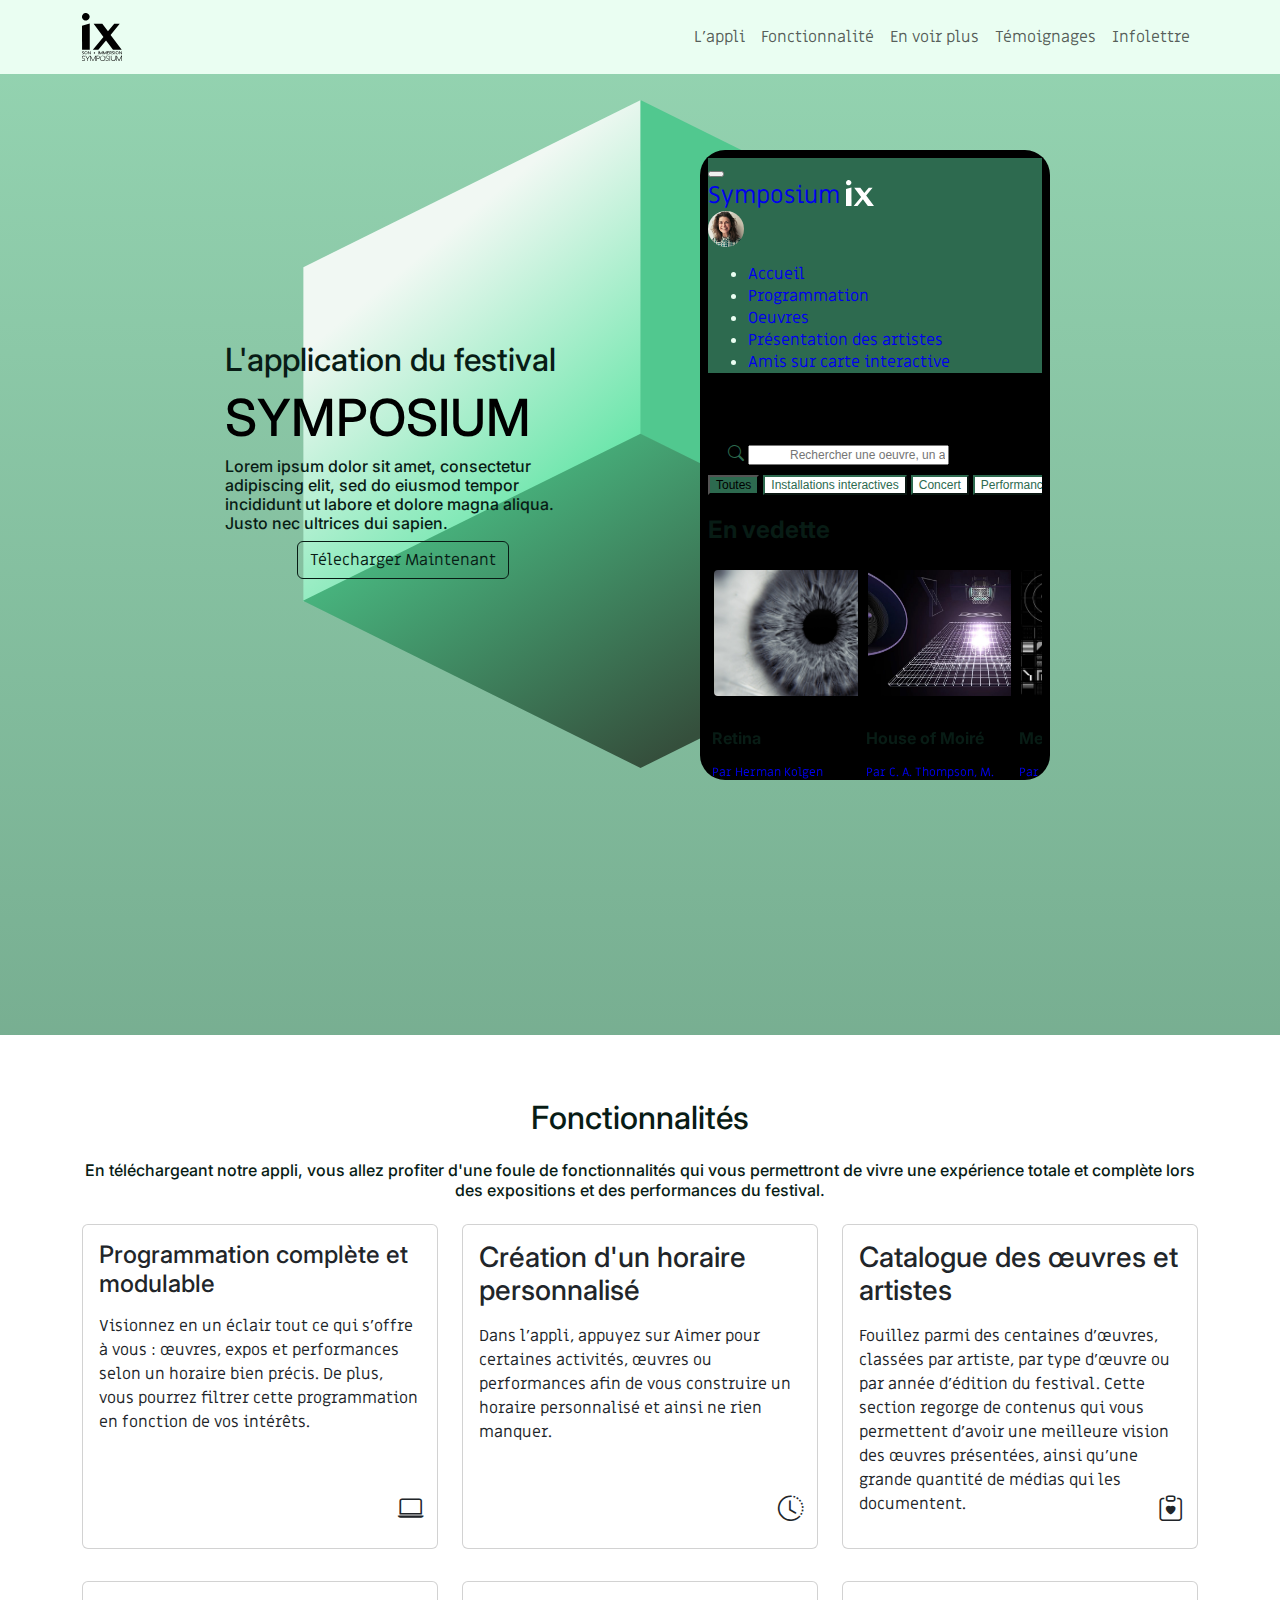
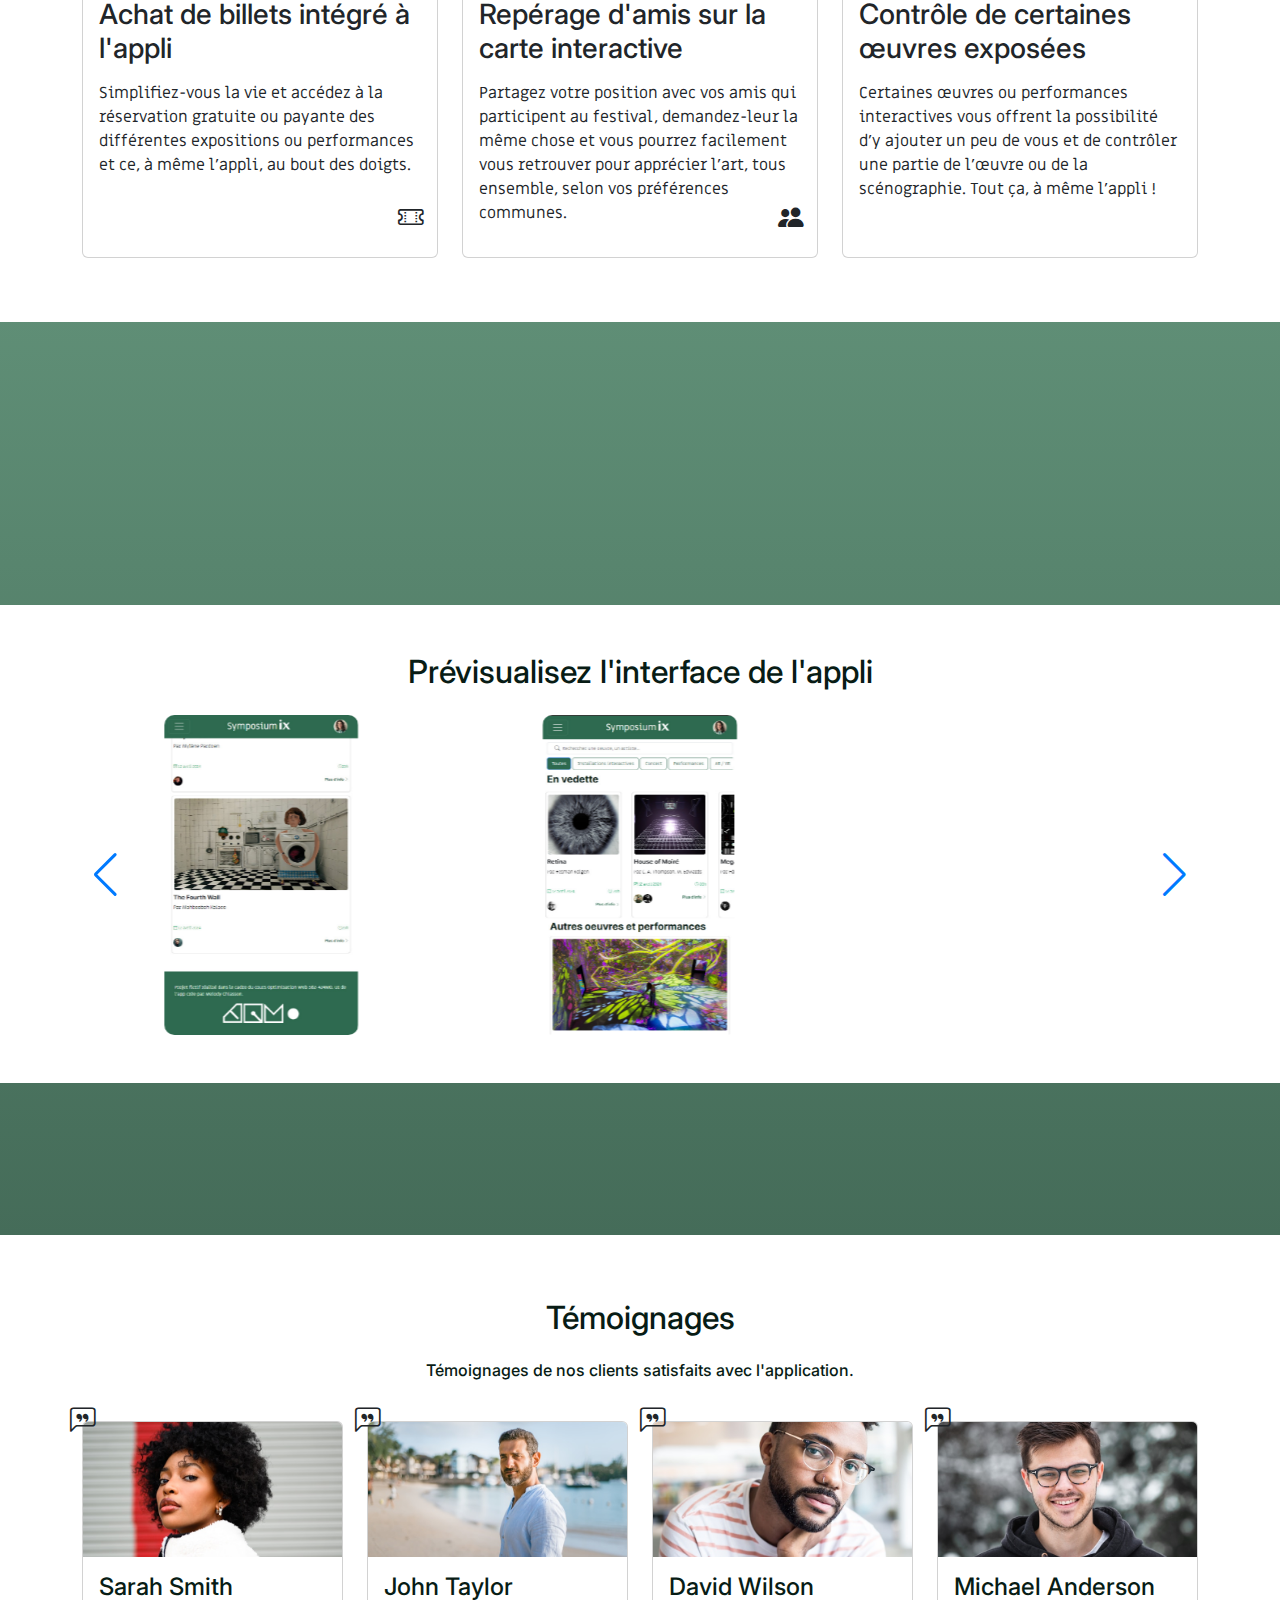
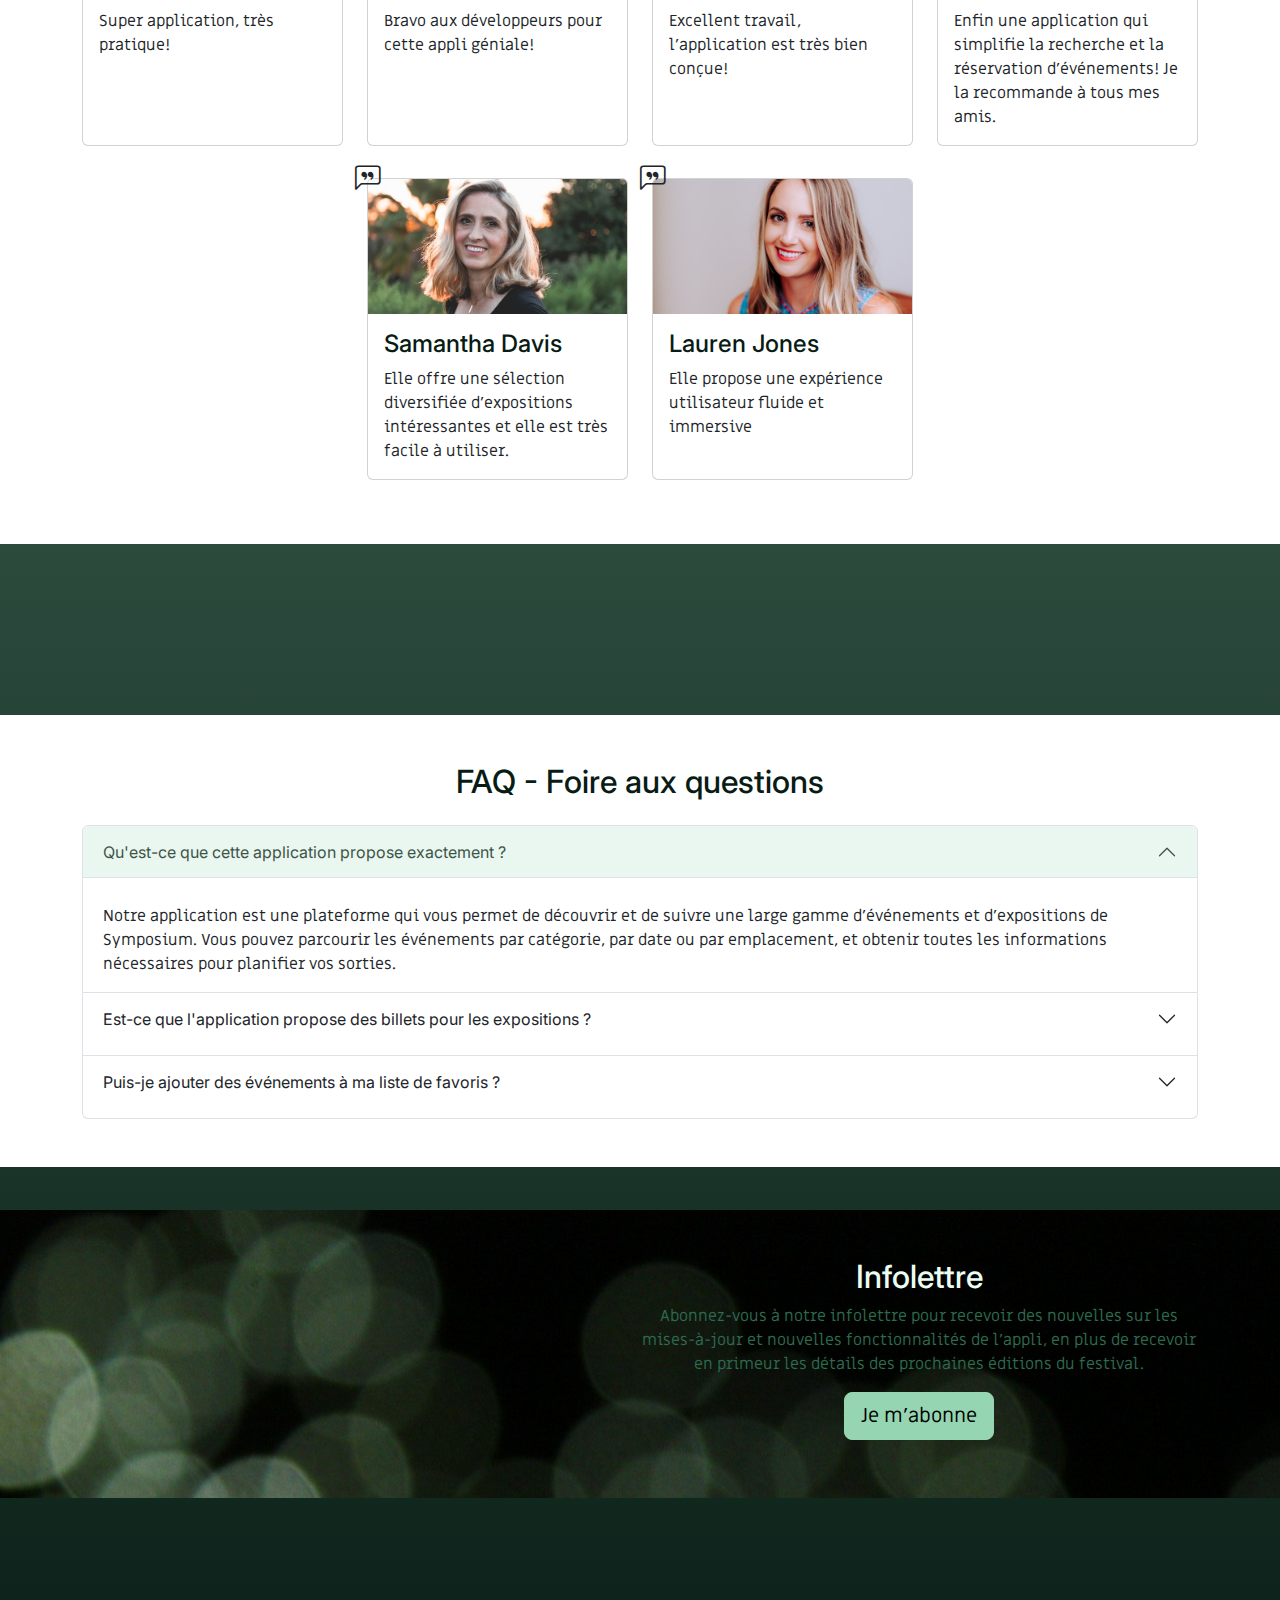
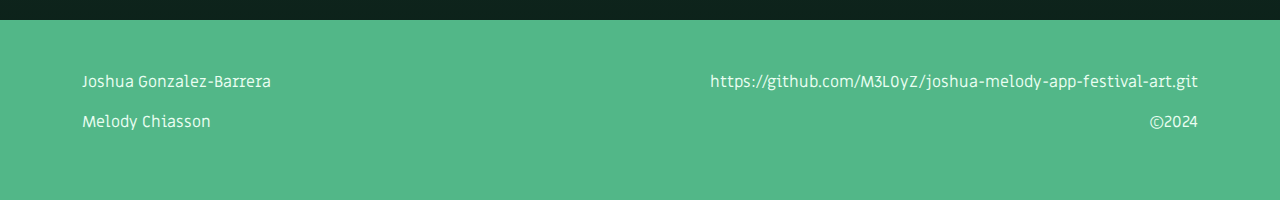
<file: index.html>
<!DOCTYPE html>
<html lang="fr">

<head>
    <meta charset="UTF-8">
    <meta name="viewport" content="width=device-width, initial-scale=1.0">
    <title>Landing page</title>
    <link rel="icon" type="image/x-icon" href="./assets/favicon.png">
    <link rel="stylesheet" href="https://cdn.jsdelivr.net/npm/swiper@11/swiper-bundle.min.css"/>
    <link href="./scss/couleurs.css" rel="stylesheet">
    <link rel="stylesheet" href="./css/main.css">
    <link rel="stylesheet" href="./css/styles-lp.css">

    <link rel="preconnect" href="https://fonts.googleapis.com">
    <link rel="preconnect" href="https://fonts.gstatic.com" crossorigin>
    <link href="https://fonts.googleapis.com/css2?family=Miriam+Libre&display=swap" rel="stylesheet">

    <link rel="preconnect" href="https://fonts.googleapis.com">
    <link rel="preconnect" href="https://fonts.gstatic.com" crossorigin>
    <link href="https://fonts.googleapis.com/css2?family=Inter:wght@700&display=swap" rel="stylesheet">

    <link rel="stylesheet" href="https://cdn.jsdelivr.net/npm/bootstrap-icons@1.11.3/font/bootstrap-icons.min.css">



</head>

<body data-bs-spy="scroll" data-bs-target="#navbar">
    <header>
        <nav class="navbar navbar-light navbar-expand-lg fixed-top" id="#navbar" tabindex="0">
            <div class="container">

                <a class="navbar-brand navbar-light" href="#"><img src="./assets/Logo-top.svg" class="logo"></a>

                <button class="navbar-toggler" data-bs-toggle="collapse" data-bs-target="#mainNav"
                    aria-controls="mainNav" aria-expanded="false" aria-label="Affichage/masquage de la navigation">
                    <span class="navbar-toggler-icon"></span>
                </button>

                <div id="mainNav" class="collapse navbar-collapse">
                    <ul class="navbar-nav ms-auto">
                        <li class="nav-item">
                            <a href="#appli" class="nav-link">L'appli</a>
                        </li>
                        <li class="nav-item">
                            <a href="#fonctionnalite" class="nav-link">Fonctionnalité</a>
                        </li>
                        <li class="nav-item">
                            <a href="#enVoirPlus" class="nav-link">En voir plus</a>
                        </li>
                        <li class="nav-item">
                            <a href="#temoignages" class="nav-link">Témoignages</a>
                        </li>
                        <li class="nav-item">
                            <a href="#infolettre" class="nav-link">Infolettre</a>
                        </li>
                    </ul>
                </div>
            </div>
        </nav>
    </header>
    <!-- Ajustements à faire: boutons-->
    <main>
        <div class="hero" id="appli">
            <div class="container">
                <div class="row justify-content-center text-center align-items-center">
                    <div class="col-lg-4 col-12 offset-lg-1">
                        <p class="h2 text-lg-start">L'application du festival</p>
                        <p class="title h1 text-lg-start">SYMPOSIUM</p>
                        <p class="h6 text-lg-start">Lorem ipsum dolor sit amet, consectetur adipiscing elit, sed do
                            eiusmod tempor incididunt ut labore et dolore magna aliqua. Justo nec ultrices dui sapien.
                        </p>
                        <button type="button" class="btn btn-outline-dark textlg">Télecharger Maintenant</button>
                    </div>
                    <div
                        class="phone col-lg-5 col-12 d-flex justify-content-center justify-content-lg-start offset-lg-1">
                        <div class="photo d-flex"><iframe src="./app/index.html"></iframe></div>
                    </div>
                </div>
            </div>
        </div>

        <div class="section-features py-5" id="fonctionnalite">
            <div class="container">
                <div class="row">
                    <div class="col-12 text-center my-3">
                        <h2>Fonctionnalités</h2>
                    </div>
                    <div class="col text-center">
                        <h6>En téléchargeant notre appli, vous allez profiter d'une foule de fonctionnalités qui vous
                            permettront de vivre une expérience totale et complète lors des expositions et des
                            performances du festival.</h6>
                    </div>

                </div>
                <div class="row">
                    <div class="col-lg-4 col-md-6 my-3">
                        <div class="card h-100">
                            <i class="bi bi-laptop position-absolute bottom-0 end-0 translate-middle"></i>
                            <div class="card-body">
                                <h4 class="card-title">Programmation complète et modulable</h4>
                                <div class="card-text my-3">
                                    Visionnez en un éclair tout ce qui s'offre à vous : œuvres, expos et performances
                                    selon un horaire bien précis. De plus, vous pourrez filtrer cette programmation en
                                    fonction de vos intérêts.
                                </div>
                            </div>
                        </div>
                    </div>
                    <div class="col-lg-4 col-md-6 my-3">
                        <div class="card h-100">
                            <i class="bi bi-clock-history position-absolute bottom-0 end-0 translate-middle"></i>
                            <div class="card-body">
                                <h3 class="card-title">Création d'un horaire personnalisé</h3>
                                <div class="card-text my-3">
                                    Dans l'appli, appuyez sur Aimer pour certaines activités, œuvres ou performances
                                    afin de vous construire un horaire personnalisé et ainsi ne rien manquer.
                                </div>
                            </div>
                        </div>
                    </div>
                    <div class="col-lg-4 col-md-6 my-3">
                        <div class="card h-100">
                            <i class="bi bi-clipboard-heart position-absolute bottom-0 end-0 translate-middle"></i>
                            <div class="card-body">
                                <h3 class="card-title">Catalogue des œuvres et artistes</h3>
                                <div class="card-text my-3">
                                    Fouillez parmi des centaines d'œuvres, classées par artiste, par type d'œuvre ou par
                                    année d'édition du festival. Cette section regorge de contenus qui vous permettent
                                    d'avoir une meilleure vision des œuvres présentées, ainsi qu'une grande quantité de
                                    médias qui les documentent.
                                </div>
                            </div>
                        </div>
                    </div>
                    <div class="col-lg-4 col-md-6 my-3">
                        <div class="card h-100">
                            <i class="bi bi-ticket-perforated position-absolute bottom-0 end-0 translate-middle"></i>
                            <div class="card-body">
                                <h3 class="card-title">Achat de billets intégré à l'appli</h3>
                                <div class="card-text my-3">
                                    Simplifiez-vous la vie et accédez à la réservation gratuite ou payante des
                                    différentes expositions ou performances et ce, à même l'appli, au bout des doigts.
                                </div>
                            </div>
                        </div>
                    </div>
                    <div class="col-lg-4 col-md-6 my-3">
                        <div class="card h-100">
                            <i class="bi bi-people-fill position-absolute bottom-0 end-0 translate-middle"></i>
                            <div class="card-body">
                                <h3 class="card-title">Repérage d'amis sur la carte interactive</h3>
                                <div class="card-text my-3">
                                    Partagez votre position avec vos amis qui participent au festival, demandez-leur la
                                    même chose et vous pourrez facilement vous retrouver pour apprécier l'art, tous
                                    ensemble, selon vos préférences communes.
                                </div>
                            </div>
                        </div>
                    </div>
                    <div class="col-lg-4 col-md-6 my-3">
                        <div class="card h-100">
                            <div class="card-body">
                                <h3 class="card-title">Contrôle de certaines œuvres exposées</h3>
                                <div class="card-text my-3">
                                    Certaines œuvres ou performances interactives vous offrent la possibilité d'y
                                    ajouter un peu de vous et de contrôler une partie de l'œuvre ou de la scénographie.
                                    Tout ça, à même l'appli !
                                </div>
                            </div>
                        </div>
                    </div>
                </div>
            </div>

<!--Swiper-->
            <div class="section-voir-plus text-center" id="enVoirPlus">
                <div class="container my-5">
                    <h2 class="mb-4">Prévisualisez l'interface de l'appli</h2>
                <div class="swiper swiper-screenshots">
                    <div class="swiper-wrapper">
                        <div class="swiper-slide"><img src="./assets/img_lp/screenshots/screen_1.jpg"></div>
                        <div class="swiper-slide"><img src="./assets/img_lp/screenshots/screen_2.jpg"></div>
                        <div class="swiper-slide"><img src="./assets/img_lp/screenshots/screen_3.jpg"></div>
                    </div>
                    <div class="swiper-button-prev"></div>
                    <div class="swiper-button-next"></div>
                    <div data-swiper-parallax-opacity="0.5"></div>
                </div>
                </div>
            </div>
<!--Témoignages-->
            <div class="section-testimonials py-5" id="temoignages">
                <div class="container">
                    <div class="row">
                        <div class="col-12 text-center my-3">
                            <h2>Témoignages</h2>
                        </div>
                        <div class="col text-center mb-3">
                            <h6>Témoignages de nos clients satisfaits avec l'application.</h6>
                        </div>
                    </div>
                    <div class="row justify-content-center">
                        <div class="col-12 col-sm-6 col-lg-3 my-3">
                            <div class="card testi h-100">
                                <i class="bi bi-chat-left-quote position-absolute top-0 start-0 translate-middle"></i>
                                <img src="./assets/img_lp/photo_1.jpg" alt="" class="card-img-top test-img">
                                <div class="card-body">
                                    <div class="card-title">
                                        <h4>Sarah Smith</h4>
                                    </div>
                                    <div class="card-text">Super application, très pratique!</div>
                                </div>
                            </div>
                        </div>
                        <div class="col-12 col-sm-6 col-lg-3 my-3">
                            <div class="card testi h-100">
                                <i class="bi bi-chat-left-quote position-absolute top-0 start-0 translate-middle"></i>
                                <img src="./assets/img_lp/photo_2.jpg" alt="" class="card-img-top test-img num-2">
                                <div class="card-body">
                                    <div class="card-title">
                                        <h4>John Taylor</h4>
                                    </div>
                                    <div class="card-text">Bravo aux développeurs pour cette appli géniale!</div>
                                </div>
                            </div>
                        </div>
                        <div class="col-12 col-sm-6 col-lg-3 my-3">
                            <div class="card testi h-100">
                                <i class="bi bi-chat-left-quote position-absolute top-0 start-0 translate-middle"></i>
                                <img src="./assets/img_lp/photo_3.jpg" alt="" class="card-img-top test-img num-3">
                                <div class="card-body">
                                    <div class="card-title">
                                        <h4>David Wilson</h4>
                                    </div>
                                    <div class="card-text">Excellent travail, l'application est très bien conçue!</div>
                                </div>
                            </div>
                        </div>
                        <div class="col-12 col-sm-6 col-lg-3 my-3">
                            <div class="card testi h-100">
                                <i class="bi bi-chat-left-quote position-absolute top-0 start-0 translate-middle"></i>
                                <img src="./assets/img_lp/photo_4.jpg" alt="" class="card-img-top test-img num-4">
                                <div class="card-body">
                                    <div class="card-title">
                                        <h4>Michael Anderson</h4>
                                    </div>
                                    <div class="card-text">Enfin une application qui simplifie la recherche et la
                                        réservation d'événements! Je la recommande à tous mes amis.</div>
                                </div>
                            </div>
                        </div>
                        <div class="col-12 col-sm-6 col-lg-3 my-3">
                            <div class="card testi h-100">
                                <i class="bi bi-chat-left-quote position-absolute top-0 start-0 translate-middle"></i>
                                <img src="./assets/img_lp/photo_5.jpg" alt="" class="card-img-top test-img num-5">
                                <div class="card-body">
                                    <div class="card-title">
                                        <h4>Samantha Davis</h4>
                                    </div>
                                    <div class="card-text">Elle offre une sélection diversifiée d'expositions
                                        intéressantes et elle est très facile à utiliser.</div>
                                </div>
                            </div>
                        </div>
                        <div class="col-12 col-sm-6 col-lg-3 my-3">
                            <div class="card testi h-100">
                                <i class="bi bi-chat-left-quote position-absolute top-0 start-0 translate-middle"></i>
                                <img src="./assets/img_lp/photo_6.jpg" alt="" class="card-img-top test-img num-6">
                                <div class="card-body">
                                    <div class="card-title">
                                        <h4>Lauren Jones</h4>
                                    </div>
                                    <div class="card-text">Elle propose une expérience utilisateur fluide et immersive
                                    </div>
                                </div>
                            </div>
                        </div>
                    </div>
                </div>
            </div>
<!--FAQ-->
            <div class="section-faq py-5" id="faq">
                <div class="container">
                    <div class="row pb-3">
                        <h2 class="text-center">FAQ - Foire aux questions</h2>
                    </div>
                    <div class="row">
                        <div class="accordion" id="faq">
                            <div class="accordion-item">
                                <h2 class="accordion-header">
                                    <button class="accordion-button" type="button" data-bs-toggle="collapse"
                                        data-bs-target="#collapseOne" aria-expanded="true" aria-controls="collapseOne">
                                        Qu'est-ce que cette application propose exactement ?
                                    </button>
                                </h2>
                                <div id="collapseOne" class="accordion-collapse collapse show" data-bs-parent="#faq">
                                    <div class="accordion-body">
                                        Notre application est une plateforme qui vous permet de découvrir et de suivre
                                        une large gamme d'événements et d'expositions de Symposium. Vous pouvez
                                        parcourir les événements par catégorie, par date ou par emplacement, et obtenir
                                        toutes les informations nécessaires pour planifier vos sorties.
                                    </div>
                                </div>
                            </div>
                            <div class="accordion-item">
                                <h2 class="accordion-header">
                                    <button class="accordion-button collapsed" type="button" data-bs-toggle="collapse"
                                        data-bs-target="#collapseTwo" aria-expanded="false" aria-controls="collapseTwo">
                                        Est-ce que l'application propose des billets pour les expositions ?
                                    </button>
                                </h2>
                                <div id="collapseTwo" class="accordion-collapse collapse" data-bs-parent="#faq">
                                    <div class="accordion-body">
                                        Oui, dans de nombreux cas, vous pouvez acheter des billets directement à partir
                                        de l'application. Lorsque vous trouvez une exposition qui vous intéresse, vous
                                        verrez des options pour acheter des billets si cela est disponible. Sinon, nous
                                        fournissons des liens directs vers les sites Web où vous pouvez acheter des
                                        billets.
                                    </div>
                                </div>
                            </div>
                            <div class="accordion-item">
                                <h2 class="accordion-header">
                                    <button class="accordion-button collapsed" type="button" data-bs-toggle="collapse"
                                        data-bs-target="#collapseThree" aria-expanded="false"
                                        aria-controls="collapseThree">
                                        Puis-je ajouter des événements à ma liste de favoris ?
                                    </button>
                                </h2>
                                <div id="collapseThree" class="accordion-collapse collapse" data-bs-parent="#faq">
                                    <div class="accordion-body">
                                        Absolument ! Vous pouvez marquer des événements comme favoris en appuyant sur
                                        l'icône de cœur à côté de l'événement. Cela vous permettra de garder une trace
                                        des événements que vous souhaitez consulter ultérieurement et de recevoir des
                                        notifications concernant les mises à jour ou les offres spéciales.
                                    </div>
                                </div>
                            </div>
                        </div>
                    </div>
                </div>
            </div>

            <div class="infolettre p-5" id="infolettre">
                <div class="container">
                    <div class="row">
                        <div class="col-12 text-center d-md-flex justify-content-md-end">
                            <div class="col-md-6 text-left">
                                <h2>Infolettre</h2>
                                <p>Abonnez-vous à notre infolettre pour recevoir des nouvelles sur les mises-à-jour et nouvelles fonctionnalités de l’appli, en plus de recevoir en primeur les détails des prochaines éditions du festival.</p>
                                <button type="button" class="btn btn-primary btn-lg text-lg" data-bs-toggle="modal" data-bs-target="#modalInfolettre">Je m'abonne</button>
                            </div>
                        </div>
                    </div>
                </div>
            </div>
            
            <!-- Modal -->
            <div class="modal fade" id="modalInfolettre" tabindex="-1">
                <div class="modal-dialog modal-dialog-centered modal-lg">
                    <div class="modal-content">
                        <div class="modal-header">
                            <h5 class="modal-title" id="modalInfolettreLabel">Restez informé !</h5>
                            <button type="button" class="btn-close" data-bs-dismiss="modal" aria-label="Close"></button>
                        </div>
                        <div class="modal-body">
                            <form>
                                <div class="input-group mb-3">
                                    <span class="input-group-text"><i class="bi bi-envelope"></i></span>
                                    <input type="email" class="form-control" id="emailField" placeholder="Votre adresse courriel">
                                </div>
                            </form>
                        </div>
                        <div class="modal-footer">
                            <button type="button" class="btn btn-primary">M'inscrire</button>
                            <button type="button" class="btn btn-secondary" data-bs-dismiss="modal">Annuler</button>
                        </div>
                    </div>
                </div>
            </div>
                        
            
    </main>

    <!-- Footer, à revoir, il ne reste pas complètement en dessous lorsque on joue avec la resolution, puis hover sur le lien-->
    <footer>
        <div class="pied p-2 mt-1 text-center align-items-center">
            <div class="container">
                <div class="row">
                    <div class="col-lg-6">
                        <p class="text-lg-start">Joshua Gonzalez-Barrera</p>
                        <p class="text-lg-start">Melody Chiasson</p>
                    </div>
                    <div class="col-lg-6">
                        <p class="text-lg-end"><a href="https://github.com/M3L0yZ/joshua-melody-app-festival-art.git"
                                class="text-decoration-none text-reset"
                                data-bs-toggle="popover">https://github.com/M3L0yZ/joshua-melody-app-festival-art.git</a>
                        </p>
                        <p class="text-lg-end">©2024</p>
                    </div>
                </div>
            </div>
    </footer>



    <script src="https://cdn.jsdelivr.net/npm/bootstrap@5.3.2/dist/js/bootstrap.bundle.min.js"
        integrity="sha384-C6RzsynM9kWDrMNeT87bh95OGNyZPhcTNXj1NW7RuBCsyN/o0jlpcV8Qyq46cDfL"
        crossorigin="anonymous"></script>
    <script src="https://cdn.jsdelivr.net/npm/swiper@11/swiper-bundle.min.js"></script>
    <script src="./js/script.js"></script>
</body>

</html>
</file>
<file: css/main.css>
:root {
    --light: #EAFEF2;
    --lightgreen: #95D5B2;
    --green: #52B788;
    --darkgreen: #2D6A4F;
    --dark: #081C15;
    --miriamlibre: 'Miriam Libre', sans-serif;
    --inter: 'Inter', sans-serif;
}

/*----- Styles Généraux (temporaire)-----*/

body {
    font-family: var(--miriamlibre);
    color: var(--darkgreen);
}

h1, .h1 {
    font-family: var(--inter);
    color: var(--darkgreen);
}

h2, .h2 {
    font-family: var(--inter);
    color: var(--dark);
}

h3, .h3 {
    font-family: var(--inter);
    color: var(--dark);
}

h4, .h4 {
    font-family: var(--inter);
    color: var(--dark);
}

h5, .h5 {
    font-family: var(--inter);
    color: var(--dark);
}

h6, .h6 {
    font-family: var(--inter);
    color: var(--dark);
}

/*----- Autres -----*/
</file>
<file: css/styles-lp.css>
/*--------------------------------------------------------- 
# Styles Généraux 
---------------------------------------------------------*/
body {
    min-height: 5000px;
    margin: 0;
    padding: 0;
    background-image: url('../assets/C-3.svg'), linear-gradient(var(--lightgreen), var(--dark));
    background-size: 75vh, cover;
    background-position: top 100px center, center;
    background-repeat: no-repeat;
    display: flex;
    position: relative;
    flex-direction: column;
  }
  
  nav {
      background-color: var(--light);
  }
  
  .navbar {
    font-family: var(--miriamlibre);
    color: var(--dark);
  }
  
  .logo {
    width: 40px;
  }
  
  .test {
    height: 2000px;
    background-color: #000000;
  }
  
  .pied {
    color: var(--light);
    background-color: var(--green);
    width: 100vw;
    height: 20vh;
    display: flex;
    position: absolute;
    bottom: 0;
  }
  
  /*---------------------------------------------------------- 
  # Section Hero  
  ----------------------------------------------------------*/
  
  .hero {
    display: flex;
    position: absolute;
    top: 150px;
    width: 100%;
    height: auto;
  }
  
  .h1 {
    font-size: 4vw;
    color: #000000;
  }
  
  .photo {
    background-repeat: no-repeat;
    background-color: #000000;
    width: 100%;
    max-width: 350px;
    aspect-ratio: 5/9;
    border-radius: 25px;
  }
  
  button {
    background-color: var(--green);
    margin-bottom: 10px;
  }

  iframe {
    flex-grow: 1; border: none; margin: 0; padding: 0;
  }



    /*---------------------------------------------------------- 
  # Fonctionnalités  
  ----------------------------------------------------------*/

  .section-features {
    display: flex;
    position: absolute;
    top: 115vh;
    width: 100%;
    height: auto;
    background-color: white;
  }

  .card-deck {
    display: flex;
    flex-wrap: wrap;
    align-items: stretch;
  }
  
  .card {
    flex: 1 0 auto;
  }

      /*---------------------------------------------------------- 
  # Testimonials  
  ----------------------------------------------------------*/
  .section-testimonials {
    display: flex;
    position: absolute;
    top: 200vh;
    width: 100%;
    height: auto;
    background-color: white;
  }

  .testi img {
    object-fit: cover;
  }

  .testi img.num-2 {
    object-fit: cover;
    object-position: 0 0px;
  }

  .testi img.num-6 {
    object-fit: cover;
    object-position: 0 -40px;
  }

  .test-img {
    height: 15vh;
  }

  i {
    font-size: 2vw;
  }

  .testi i {
    font-size: 2vw;
  }

        /*---------------------------------------------------------- 
  # Voir Plus
  ----------------------------------------------------------*/
  .section-voir-plus {
    display: flex;
    position: absolute;
    top: 130vh;
    width: 100%;
    height: auto;
    background-color: white;
  }

  .section-voir-plus h2 {
    text-align: center;
  }

  .swiper-screenshots img {
    border-radius: 10px;
    height: 25vw;
  }


      /*---------------------------------------------------------- 
  # FAQ  
  ----------------------------------------------------------*/

  .section-faq {
    display: flex;
    position: absolute;
    top: 320vh;
    width: 100%;
    height: auto;
    background-color: white;
  }

      /*---------------------------------------------------------- 
  # Info-lettre
  ----------------------------------------------------------*/

  .infolettre {
    display: flex;
    position: absolute;
    top: 375vh;
    width: 100%;
    height: auto;
    background-image: url("../assets/img_lp/bg_1.jpg");
  }

  .infolettre h2 {
    color: var(--light);
  }
</file>
